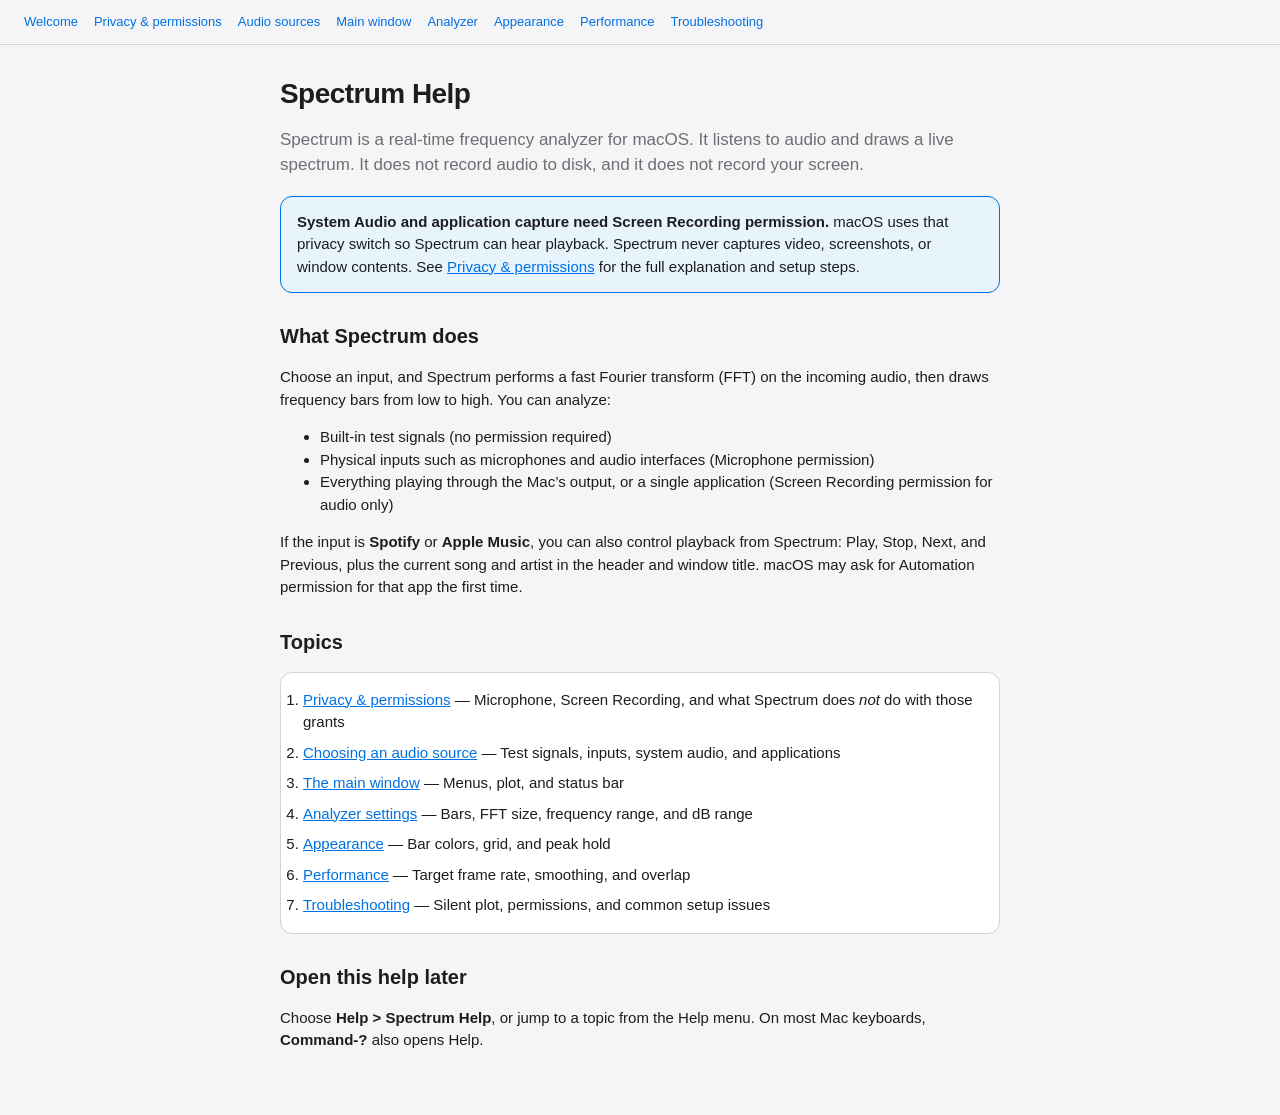
<file: Spectrum/Spectrum.help/Contents/Resources/English.lproj/index.html>
<!DOCTYPE html>
<html lang="en">
<head>
    <meta charset="utf-8">
    <title>Spectrum Help</title>
    <meta name="AppleTitle" content="Spectrum Help">
    <meta name="AppleTopic" content="Spectrum Help">
    <meta name="robots" content="anchors">
    <link rel="stylesheet" href="help.css">
</head>
<body>
<header class="nav">
    <nav>
        <a href="index.html">Welcome</a>
        <a href="permissions.html">Privacy &amp; permissions</a>
        <a href="audio.html">Audio sources</a>
        <a href="window.html">Main window</a>
        <a href="analyzer.html">Analyzer</a>
        <a href="appearance.html">Appearance</a>
        <a href="performance.html">Performance</a>
        <a href="troubleshooting.html">Troubleshooting</a>
    </nav>
</header>
<main>
    <a name="welcome"></a>
    <h1>Spectrum Help</h1>
    <p class="lead">Spectrum is a real-time frequency analyzer for macOS. It listens to audio and draws a live spectrum. It does not record audio to disk, and it does not record your screen.</p>

    <div class="callout">
        <p><strong>System Audio and application capture need Screen Recording permission.</strong> macOS uses that privacy switch so Spectrum can hear playback. Spectrum never captures video, screenshots, or window contents. See <a href="permissions.html">Privacy &amp; permissions</a> for the full explanation and setup steps.</p>
    </div>

    <h2>What Spectrum does</h2>
    <p>Choose an input, and Spectrum performs a fast Fourier transform (FFT) on the incoming audio, then draws frequency bars from low to high. You can analyze:</p>
    <ul>
        <li>Built-in test signals (no permission required)</li>
        <li>Physical inputs such as microphones and audio interfaces (Microphone permission)</li>
        <li>Everything playing through the Mac’s output, or a single application (Screen Recording permission for audio only)</li>
    </ul>
    <p>If the input is <strong>Spotify</strong> or <strong>Apple Music</strong>, you can also control playback from Spectrum: Play, Stop, Next, and Previous, plus the current song and artist in the header and window title. macOS may ask for Automation permission for that app the first time.</p>

    <h2>Topics</h2>
    <ol class="toc">
        <li><a href="permissions.html">Privacy &amp; permissions</a> — Microphone, Screen Recording, and what Spectrum does <em>not</em> do with those grants</li>
        <li><a href="audio.html">Choosing an audio source</a> — Test signals, inputs, system audio, and applications</li>
        <li><a href="window.html">The main window</a> — Menus, plot, and status bar</li>
        <li><a href="analyzer.html">Analyzer settings</a> — Bars, FFT size, frequency range, and dB range</li>
        <li><a href="appearance.html">Appearance</a> — Bar colors, grid, and peak hold</li>
        <li><a href="performance.html">Performance</a> — Target frame rate, smoothing, and overlap</li>
        <li><a href="troubleshooting.html">Troubleshooting</a> — Silent plot, permissions, and common setup issues</li>
    </ol>

    <h2>Open this help later</h2>
    <p>Choose <strong>Help &gt; Spectrum Help</strong>, or jump to a topic from the Help menu. On most Mac keyboards, <strong>Command-?</strong> also opens Help.</p>
</main>
</body>
</html>
</file>
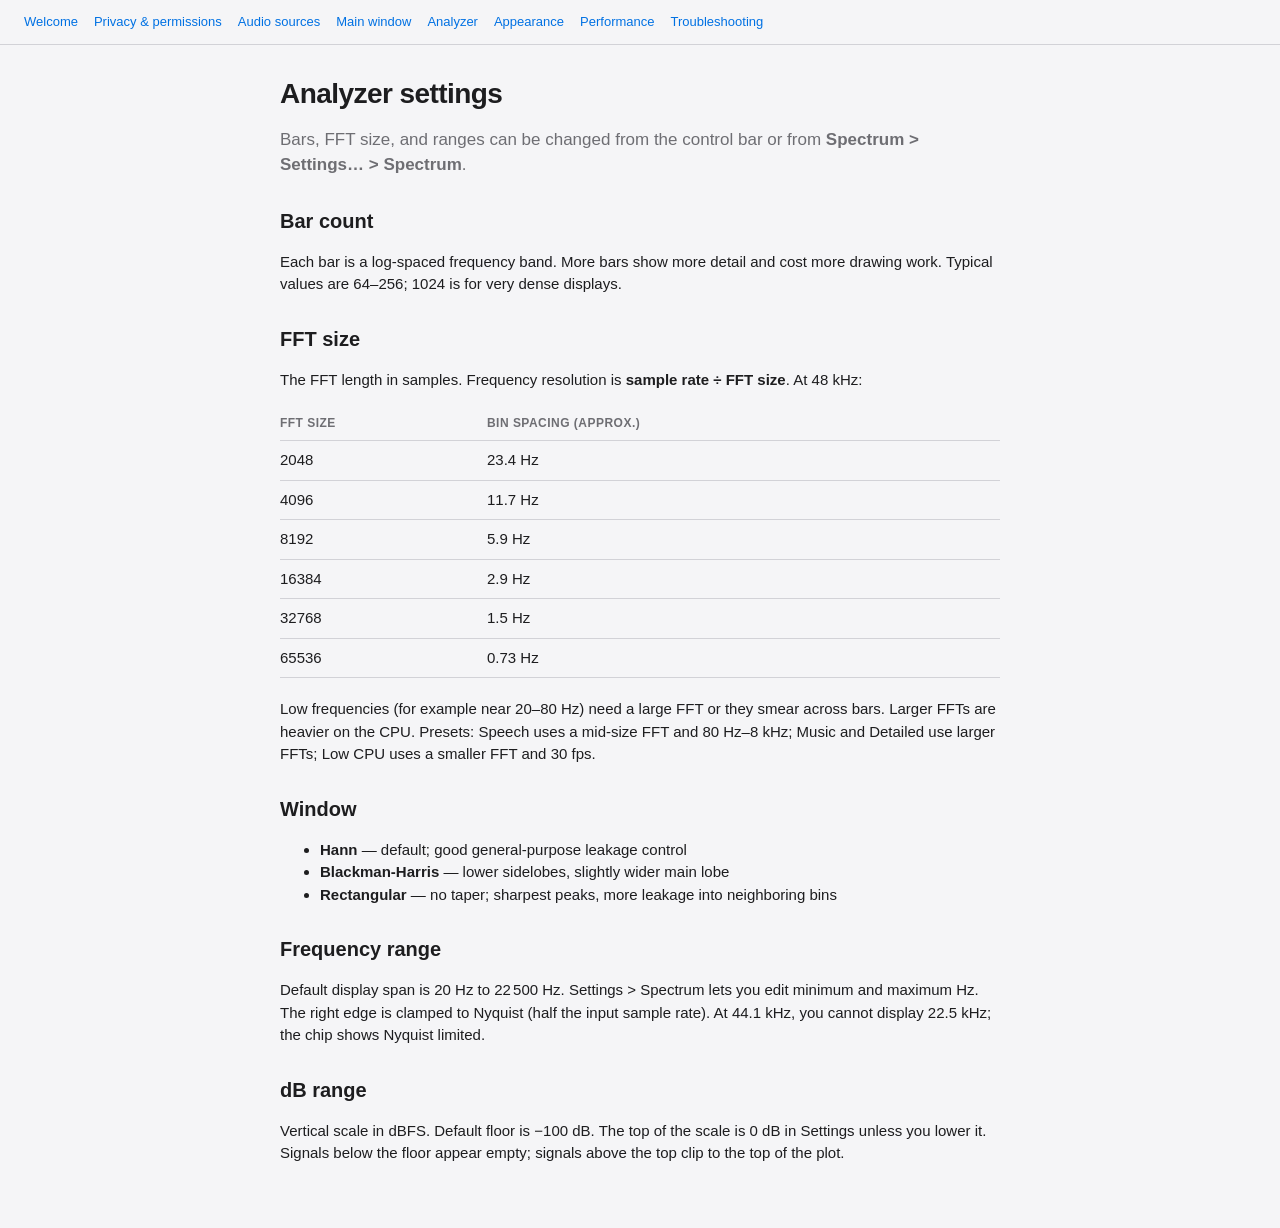
<file: Spectrum/Spectrum.help/Contents/Resources/English.lproj/analyzer.html>
<!DOCTYPE html>
<html lang="en">
<head>
    <meta charset="utf-8">
    <title>Analyzer settings</title>
    <meta name="AppleTitle" content="Analyzer settings">
    <meta name="AppleTopic" content="Analyzer settings">
    <meta name="robots" content="anchors">
    <link rel="stylesheet" href="help.css">
</head>
<body>
<header class="nav">
    <nav>
        <a href="index.html">Welcome</a>
        <a href="permissions.html">Privacy &amp; permissions</a>
        <a href="audio.html">Audio sources</a>
        <a href="window.html">Main window</a>
        <a href="analyzer.html">Analyzer</a>
        <a href="appearance.html">Appearance</a>
        <a href="performance.html">Performance</a>
        <a href="troubleshooting.html">Troubleshooting</a>
    </nav>
</header>
<main>
    <a name="analyzer"></a>
    <h1>Analyzer settings</h1>
    <p class="lead">Bars, FFT size, and ranges can be changed from the control bar or from <strong>Spectrum &gt; Settings… &gt; Spectrum</strong>.</p>

    <h2>Bar count</h2>
    <p>Each bar is a log-spaced frequency band. More bars show more detail and cost more drawing work. Typical values are 64–256; 1024 is for very dense displays.</p>

    <h2>FFT size</h2>
    <p>The FFT length in samples. Frequency resolution is <strong>sample rate ÷ FFT size</strong>. At 48 kHz:</p>
    <table>
        <thead>
            <tr><th>FFT size</th><th>Bin spacing (approx.)</th></tr>
        </thead>
        <tbody>
            <tr><td>2048</td><td>23.4 Hz</td></tr>
            <tr><td>4096</td><td>11.7 Hz</td></tr>
            <tr><td>8192</td><td>5.9 Hz</td></tr>
            <tr><td>16384</td><td>2.9 Hz</td></tr>
            <tr><td>32768</td><td>1.5 Hz</td></tr>
            <tr><td>65536</td><td>0.73 Hz</td></tr>
        </tbody>
    </table>
    <p>Low frequencies (for example near 20–80 Hz) need a large FFT or they smear across bars. Larger FFTs are heavier on the CPU. Presets: Speech uses a mid-size FFT and 80 Hz–8 kHz; Music and Detailed use larger FFTs; Low CPU uses a smaller FFT and 30 fps.</p>

    <h2>Window</h2>
    <ul>
        <li><strong>Hann</strong> — default; good general-purpose leakage control</li>
        <li><strong>Blackman-Harris</strong> — lower sidelobes, slightly wider main lobe</li>
        <li><strong>Rectangular</strong> — no taper; sharpest peaks, more leakage into neighboring bins</li>
    </ul>

    <h2>Frequency range</h2>
    <p>Default display span is 20 Hz to 22 500 Hz. Settings &gt; Spectrum lets you edit minimum and maximum Hz. The right edge is clamped to Nyquist (half the input sample rate). At 44.1 kHz, you cannot display 22.5 kHz; the chip shows Nyquist limited.</p>

    <h2>dB range</h2>
    <p>Vertical scale in dBFS. Default floor is −100 dB. The top of the scale is 0 dB in Settings unless you lower it. Signals below the floor appear empty; signals above the top clip to the top of the plot.</p>
</main>
</body>
</html>
</file>
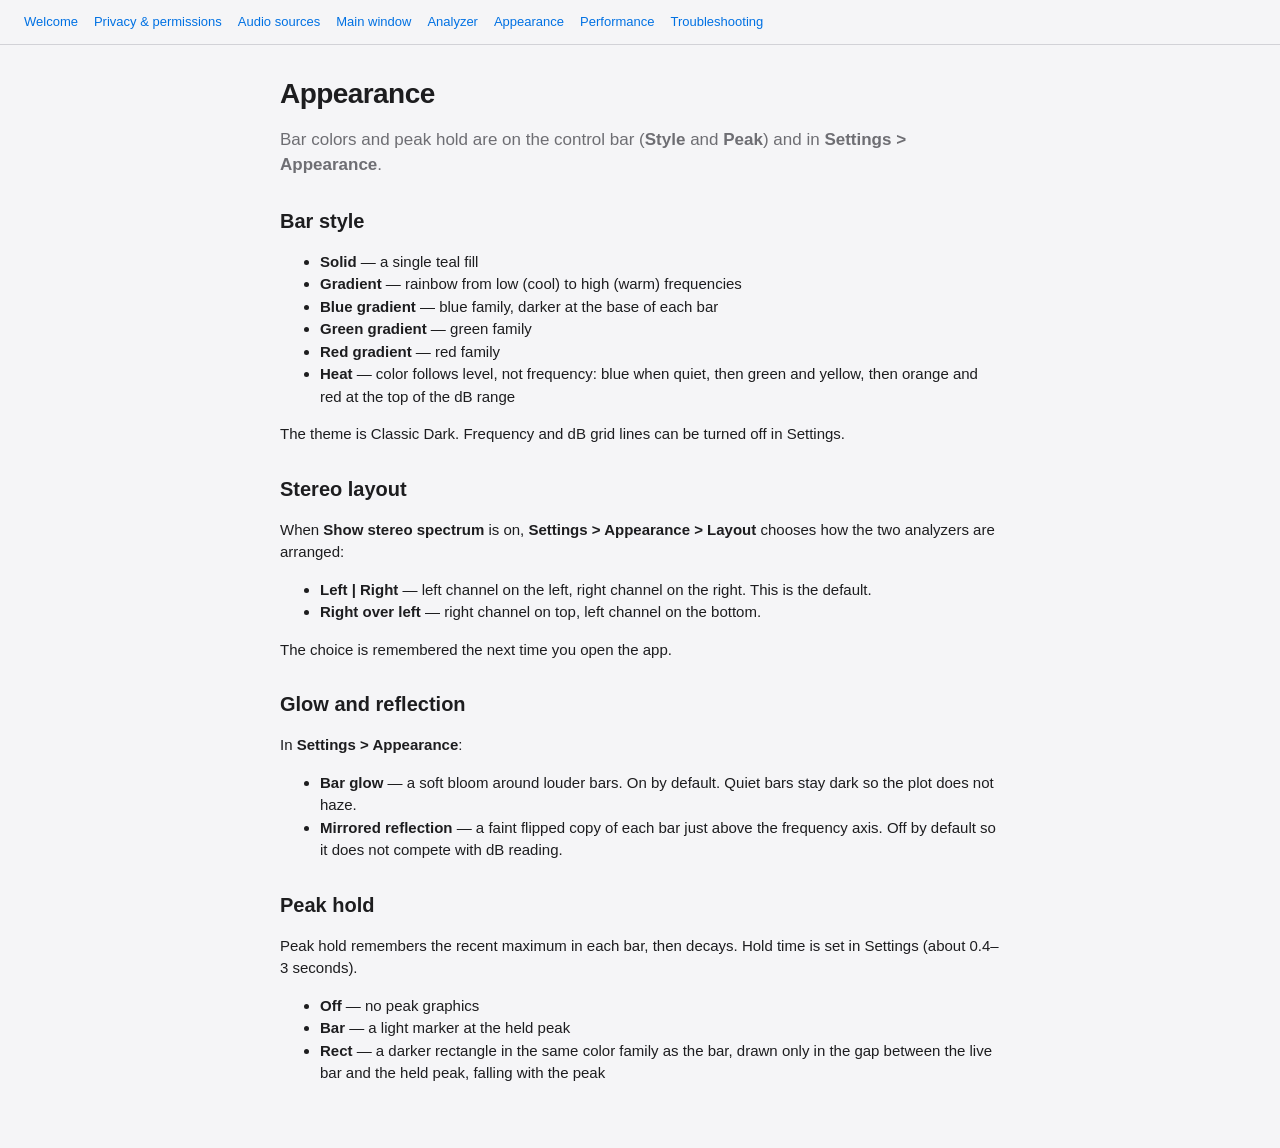
<file: Spectrum/Spectrum.help/Contents/Resources/English.lproj/appearance.html>
<!DOCTYPE html>
<html lang="en">
<head>
    <meta charset="utf-8">
    <title>Appearance</title>
    <meta name="AppleTitle" content="Appearance">
    <meta name="AppleTopic" content="Appearance">
    <meta name="robots" content="anchors">
    <link rel="stylesheet" href="help.css">
</head>
<body>
<header class="nav">
    <nav>
        <a href="index.html">Welcome</a>
        <a href="permissions.html">Privacy &amp; permissions</a>
        <a href="audio.html">Audio sources</a>
        <a href="window.html">Main window</a>
        <a href="analyzer.html">Analyzer</a>
        <a href="appearance.html">Appearance</a>
        <a href="performance.html">Performance</a>
        <a href="troubleshooting.html">Troubleshooting</a>
    </nav>
</header>
<main>
    <a name="appearance"></a>
    <h1>Appearance</h1>
    <p class="lead">Bar colors and peak hold are on the control bar (<strong>Style</strong> and <strong>Peak</strong>) and in <strong>Settings &gt; Appearance</strong>.</p>

    <h2>Bar style</h2>
    <ul>
        <li><strong>Solid</strong> — a single teal fill</li>
        <li><strong>Gradient</strong> — rainbow from low (cool) to high (warm) frequencies</li>
        <li><strong>Blue gradient</strong> — blue family, darker at the base of each bar</li>
        <li><strong>Green gradient</strong> — green family</li>
        <li><strong>Red gradient</strong> — red family</li>
        <li><strong>Heat</strong> — color follows level, not frequency: blue when quiet, then green and yellow, then orange and red at the top of the dB range</li>
    </ul>
    <p>The theme is Classic Dark. Frequency and dB grid lines can be turned off in Settings.</p>

    <h2>Stereo layout</h2>
    <p>When <strong>Show stereo spectrum</strong> is on, <strong>Settings &gt; Appearance &gt; Layout</strong> chooses how the two analyzers are arranged:</p>
    <ul>
        <li><strong>Left | Right</strong> — left channel on the left, right channel on the right. This is the default.</li>
        <li><strong>Right over left</strong> — right channel on top, left channel on the bottom.</li>
    </ul>
    <p>The choice is remembered the next time you open the app.</p>

    <h2>Glow and reflection</h2>
    <p>In <strong>Settings &gt; Appearance</strong>:</p>
    <ul>
        <li><strong>Bar glow</strong> — a soft bloom around louder bars. On by default. Quiet bars stay dark so the plot does not haze.</li>
        <li><strong>Mirrored reflection</strong> — a faint flipped copy of each bar just above the frequency axis. Off by default so it does not compete with dB reading.</li>
    </ul>

    <h2>Peak hold</h2>
    <p>Peak hold remembers the recent maximum in each bar, then decays. Hold time is set in Settings (about 0.4–3 seconds).</p>
    <ul>
        <li><strong>Off</strong> — no peak graphics</li>
        <li><strong>Bar</strong> — a light marker at the held peak</li>
        <li><strong>Rect</strong> — a darker rectangle in the same color family as the bar, drawn only in the gap between the live bar and the held peak, falling with the peak</li>
    </ul>
</main>
</body>
</html>
</file>
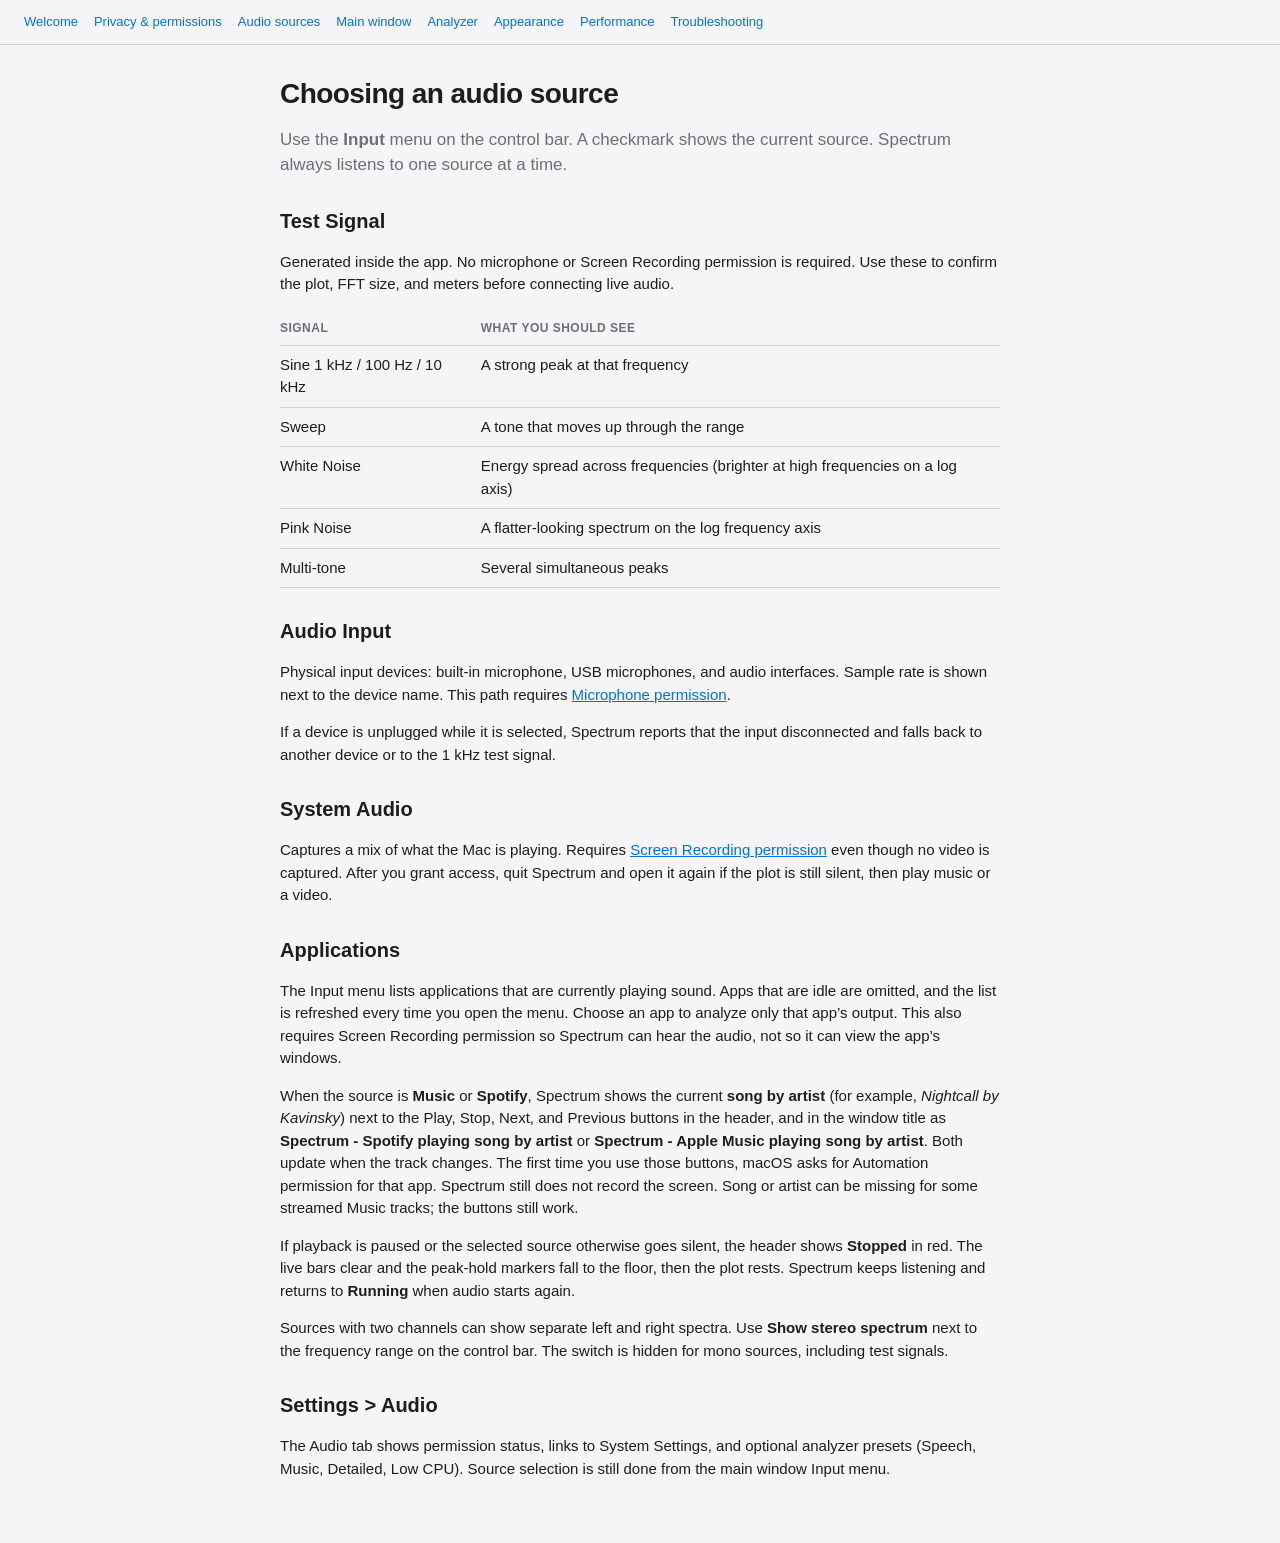
<file: Spectrum/Spectrum.help/Contents/Resources/English.lproj/audio.html>
<!DOCTYPE html>
<html lang="en">
<head>
    <meta charset="utf-8">
    <title>Choosing an audio source</title>
    <meta name="AppleTitle" content="Choosing an audio source">
    <meta name="AppleTopic" content="Choosing an audio source">
    <meta name="robots" content="anchors">
    <link rel="stylesheet" href="help.css">
</head>
<body>
<header class="nav">
    <nav>
        <a href="index.html">Welcome</a>
        <a href="permissions.html">Privacy &amp; permissions</a>
        <a href="audio.html">Audio sources</a>
        <a href="window.html">Main window</a>
        <a href="analyzer.html">Analyzer</a>
        <a href="appearance.html">Appearance</a>
        <a href="performance.html">Performance</a>
        <a href="troubleshooting.html">Troubleshooting</a>
    </nav>
</header>
<main>
    <a name="audio-sources"></a>
    <h1>Choosing an audio source</h1>
    <p class="lead">Use the <strong>Input</strong> menu on the control bar. A checkmark shows the current source. Spectrum always listens to one source at a time.</p>

    <h2>Test Signal</h2>
    <p>Generated inside the app. No microphone or Screen Recording permission is required. Use these to confirm the plot, FFT size, and meters before connecting live audio.</p>
    <table>
        <thead>
            <tr><th>Signal</th><th>What you should see</th></tr>
        </thead>
        <tbody>
            <tr><td>Sine 1 kHz / 100 Hz / 10 kHz</td><td>A strong peak at that frequency</td></tr>
            <tr><td>Sweep</td><td>A tone that moves up through the range</td></tr>
            <tr><td>White Noise</td><td>Energy spread across frequencies (brighter at high frequencies on a log axis)</td></tr>
            <tr><td>Pink Noise</td><td>A flatter-looking spectrum on the log frequency axis</td></tr>
            <tr><td>Multi-tone</td><td>Several simultaneous peaks</td></tr>
        </tbody>
    </table>

    <h2>Audio Input</h2>
    <p>Physical input devices: built-in microphone, USB microphones, and audio interfaces. Sample rate is shown next to the device name. This path requires <a href="permissions.html#microphone">Microphone permission</a>.</p>
    <p>If a device is unplugged while it is selected, Spectrum reports that the input disconnected and falls back to another device or to the 1 kHz test signal.</p>

    <h2>System Audio</h2>
    <p>Captures a mix of what the Mac is playing. Requires <a href="permissions.html#screen-recording">Screen Recording permission</a> even though no video is captured. After you grant access, quit Spectrum and open it again if the plot is still silent, then play music or a video.</p>

    <h2>Applications</h2>
    <p>The Input menu lists applications that are currently playing sound. Apps that are idle are omitted, and the list is refreshed every time you open the menu. Choose an app to analyze only that app’s output. This also requires Screen Recording permission so Spectrum can hear the audio, not so it can view the app’s windows.</p>
    <p>When the source is <strong>Music</strong> or <strong>Spotify</strong>, Spectrum shows the current <strong>song by artist</strong> (for example, <em>Nightcall by Kavinsky</em>) next to the Play, Stop, Next, and Previous buttons in the header, and in the window title as <strong>Spectrum - Spotify playing song by artist</strong> or <strong>Spectrum - Apple Music playing song by artist</strong>. Both update when the track changes. The first time you use those buttons, macOS asks for Automation permission for that app. Spectrum still does not record the screen. Song or artist can be missing for some streamed Music tracks; the buttons still work.</p>
    <p>If playback is paused or the selected source otherwise goes silent, the header shows <strong>Stopped</strong> in red. The live bars clear and the peak-hold markers fall to the floor, then the plot rests. Spectrum keeps listening and returns to <strong>Running</strong> when audio starts again.</p>
    <p>Sources with two channels can show separate left and right spectra. Use <strong>Show stereo spectrum</strong> next to the frequency range on the control bar. The switch is hidden for mono sources, including test signals.</p>

    <h2>Settings &gt; Audio</h2>
    <p>The Audio tab shows permission status, links to System Settings, and optional analyzer presets (Speech, Music, Detailed, Low CPU). Source selection is still done from the main window Input menu.</p>
</main>
</body>
</html>
</file>
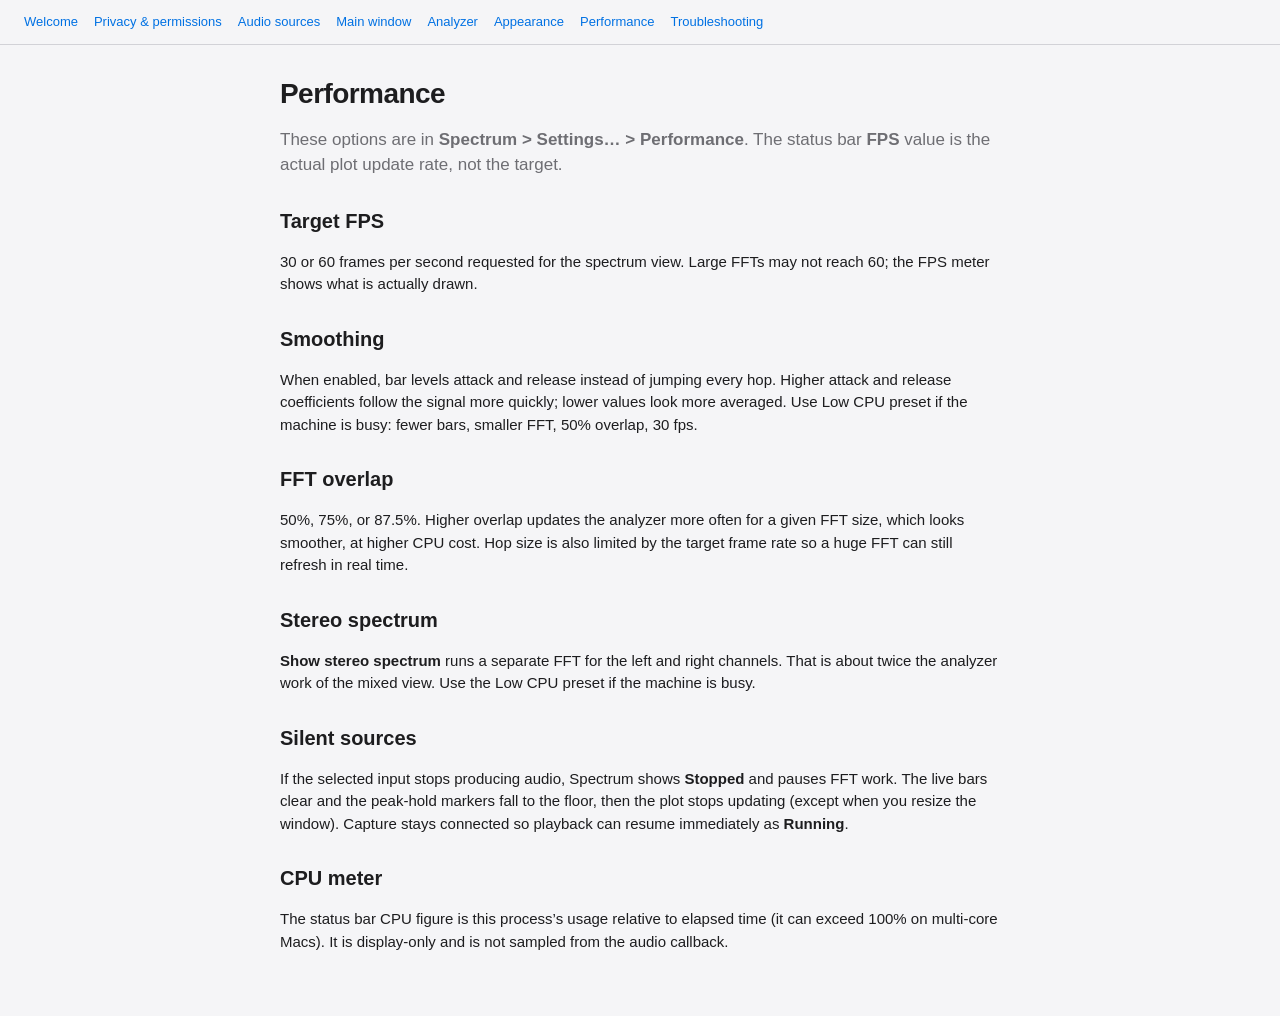
<file: Spectrum/Spectrum.help/Contents/Resources/English.lproj/performance.html>
<!DOCTYPE html>
<html lang="en">
<head>
    <meta charset="utf-8">
    <title>Performance</title>
    <meta name="AppleTitle" content="Performance">
    <meta name="AppleTopic" content="Performance">
    <meta name="robots" content="anchors">
    <link rel="stylesheet" href="help.css">
</head>
<body>
<header class="nav">
    <nav>
        <a href="index.html">Welcome</a>
        <a href="permissions.html">Privacy &amp; permissions</a>
        <a href="audio.html">Audio sources</a>
        <a href="window.html">Main window</a>
        <a href="analyzer.html">Analyzer</a>
        <a href="appearance.html">Appearance</a>
        <a href="performance.html">Performance</a>
        <a href="troubleshooting.html">Troubleshooting</a>
    </nav>
</header>
<main>
    <a name="performance"></a>
    <h1>Performance</h1>
    <p class="lead">These options are in <strong>Spectrum &gt; Settings… &gt; Performance</strong>. The status bar <strong>FPS</strong> value is the actual plot update rate, not the target.</p>

    <h2>Target FPS</h2>
    <p>30 or 60 frames per second requested for the spectrum view. Large FFTs may not reach 60; the FPS meter shows what is actually drawn.</p>

    <h2>Smoothing</h2>
    <p>When enabled, bar levels attack and release instead of jumping every hop. Higher attack and release coefficients follow the signal more quickly; lower values look more averaged. Use Low CPU preset if the machine is busy: fewer bars, smaller FFT, 50% overlap, 30 fps.</p>

    <h2>FFT overlap</h2>
    <p>50%, 75%, or 87.5%. Higher overlap updates the analyzer more often for a given FFT size, which looks smoother, at higher CPU cost. Hop size is also limited by the target frame rate so a huge FFT can still refresh in real time.</p>

    <h2>Stereo spectrum</h2>
    <p><strong>Show stereo spectrum</strong> runs a separate FFT for the left and right channels. That is about twice the analyzer work of the mixed view. Use the Low CPU preset if the machine is busy.</p>

    <h2>Silent sources</h2>
    <p>If the selected input stops producing audio, Spectrum shows <strong>Stopped</strong> and pauses FFT work. The live bars clear and the peak-hold markers fall to the floor, then the plot stops updating (except when you resize the window). Capture stays connected so playback can resume immediately as <strong>Running</strong>.</p>

    <h2>CPU meter</h2>
    <p>The status bar CPU figure is this process’s usage relative to elapsed time (it can exceed 100% on multi-core Macs). It is display-only and is not sampled from the audio callback.</p>
</main>
</body>
</html>
</file>
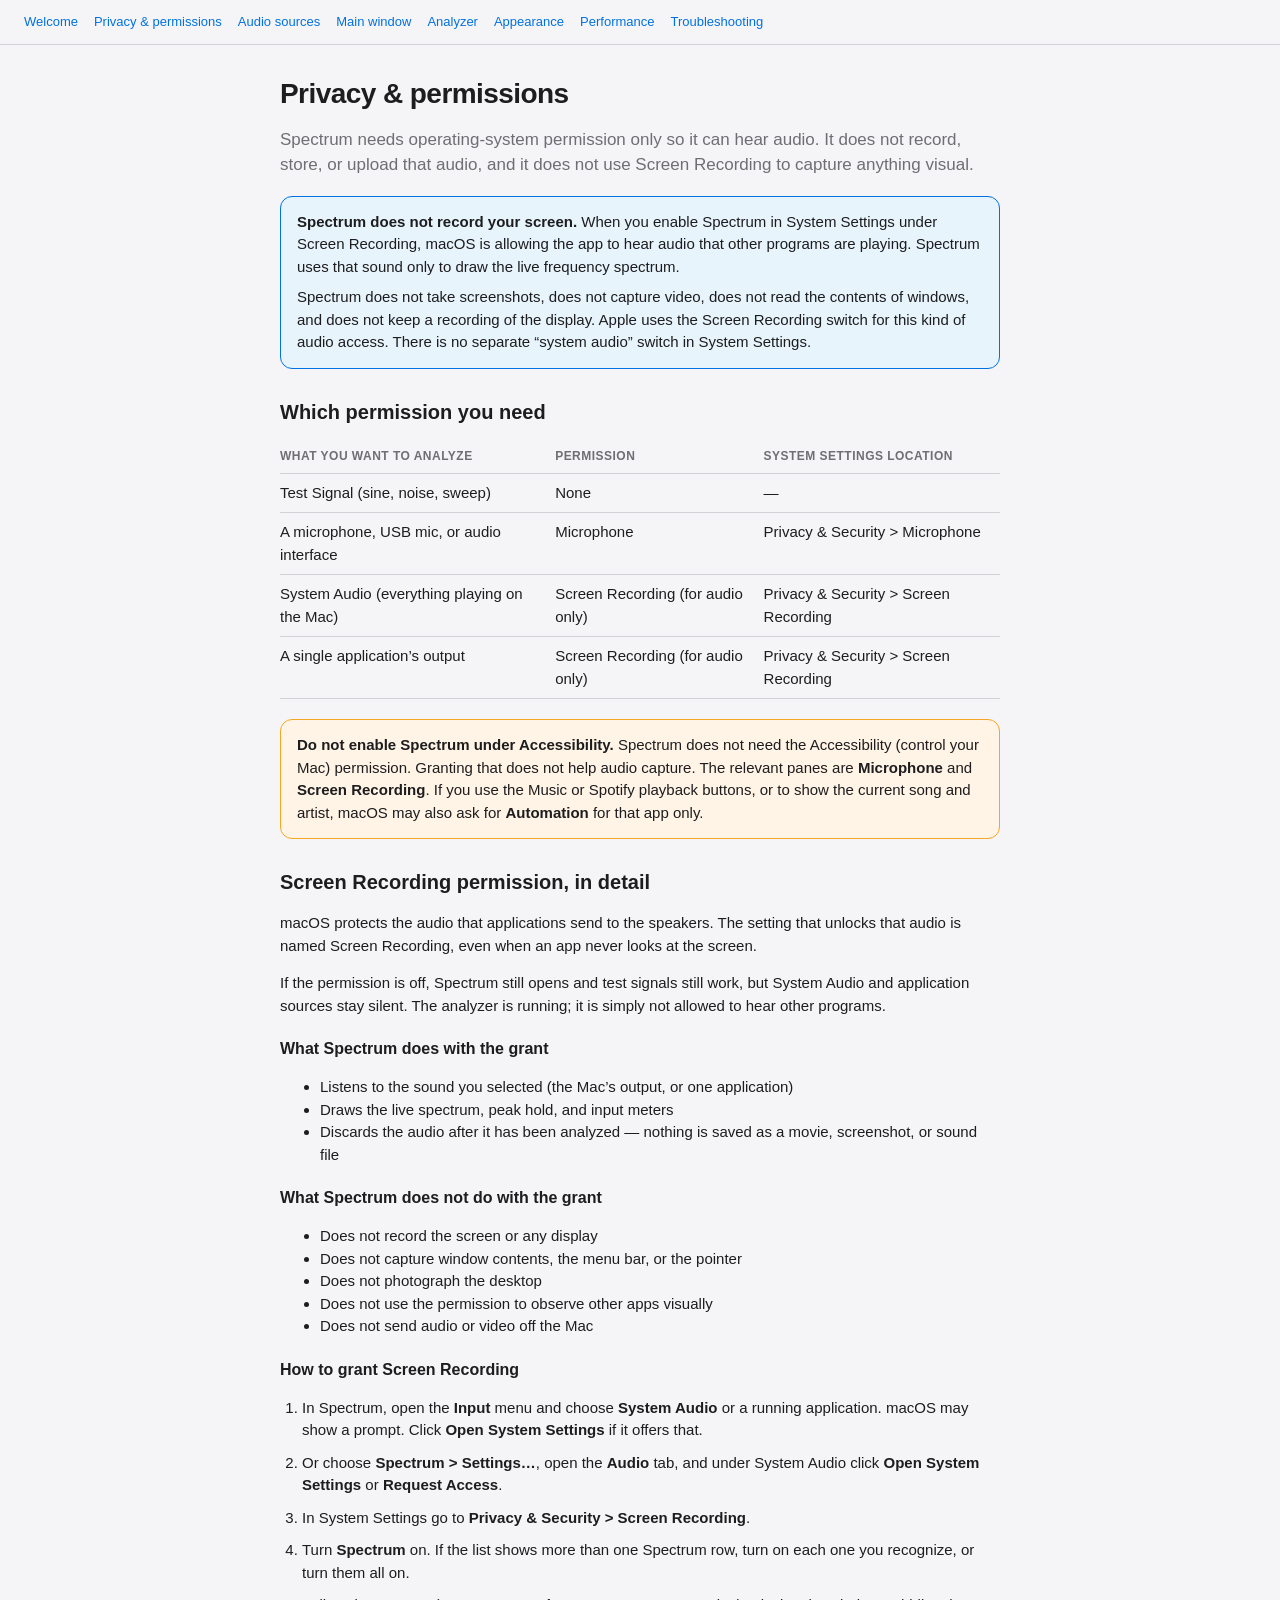
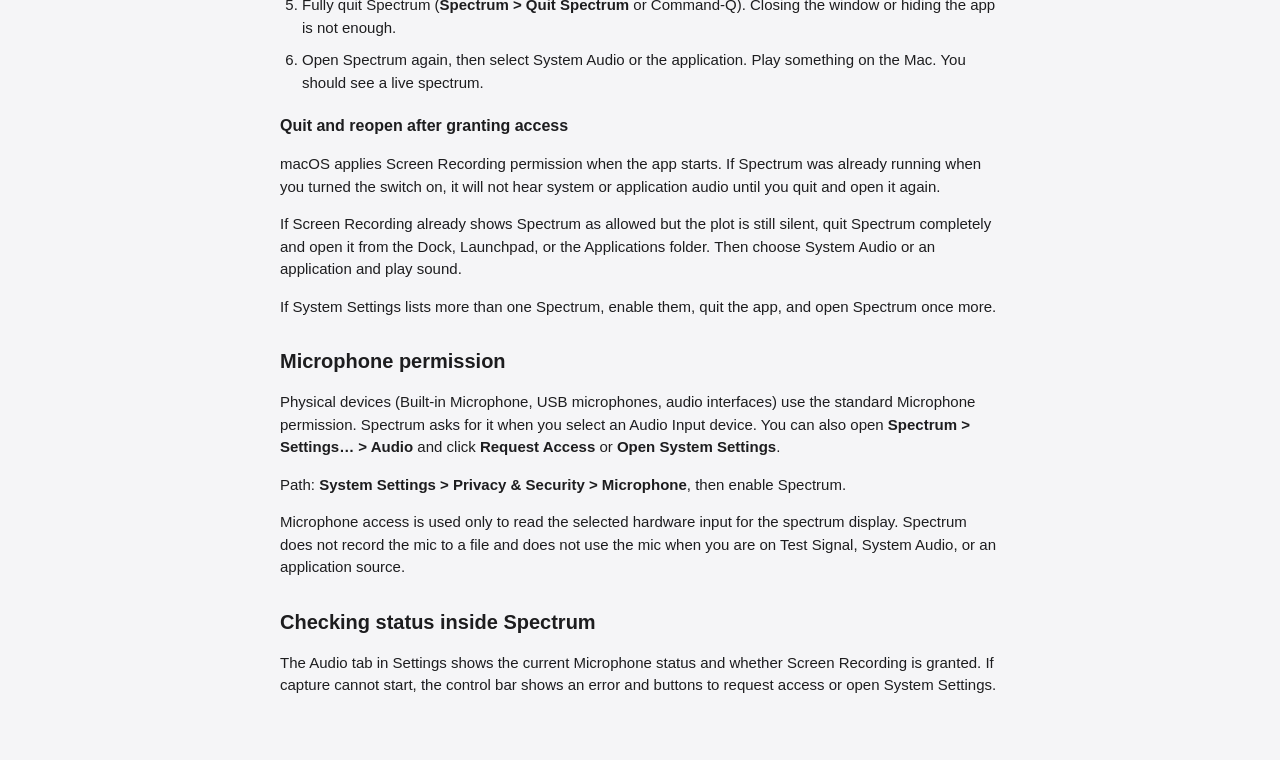
<file: Spectrum/Spectrum.help/Contents/Resources/English.lproj/permissions.html>
<!DOCTYPE html>
<html lang="en">
<head>
    <meta charset="utf-8">
    <title>Privacy &amp; permissions</title>
    <meta name="AppleTitle" content="Privacy &amp; permissions">
    <meta name="AppleTopic" content="Privacy &amp; permissions">
    <meta name="description" content="How Spectrum uses Microphone and Screen Recording permission. Spectrum does not record the screen.">
    <meta name="robots" content="anchors">
    <link rel="stylesheet" href="help.css">
</head>
<body>
<header class="nav">
    <nav>
        <a href="index.html">Welcome</a>
        <a href="permissions.html">Privacy &amp; permissions</a>
        <a href="audio.html">Audio sources</a>
        <a href="window.html">Main window</a>
        <a href="analyzer.html">Analyzer</a>
        <a href="appearance.html">Appearance</a>
        <a href="performance.html">Performance</a>
        <a href="troubleshooting.html">Troubleshooting</a>
    </nav>
</header>
<main>
    <a name="permissions"></a>
    <h1>Privacy &amp; permissions</h1>
    <p class="lead">Spectrum needs operating-system permission only so it can hear audio. It does not record, store, or upload that audio, and it does not use Screen Recording to capture anything visual.</p>

    <div class="callout">
        <p><strong>Spectrum does not record your screen.</strong> When you enable Spectrum in System Settings under Screen Recording, macOS is allowing the app to hear audio that other programs are playing. Spectrum uses that sound only to draw the live frequency spectrum.</p>
        <p>Spectrum does not take screenshots, does not capture video, does not read the contents of windows, and does not keep a recording of the display. Apple uses the Screen Recording switch for this kind of audio access. There is no separate “system audio” switch in System Settings.</p>
    </div>

    <h2>Which permission you need</h2>
    <table>
        <thead>
            <tr>
                <th>What you want to analyze</th>
                <th>Permission</th>
                <th>System Settings location</th>
            </tr>
        </thead>
        <tbody>
            <tr>
                <td>Test Signal (sine, noise, sweep)</td>
                <td>None</td>
                <td>—</td>
            </tr>
            <tr>
                <td>A microphone, USB mic, or audio interface</td>
                <td>Microphone</td>
                <td>Privacy &amp; Security &gt; Microphone</td>
            </tr>
            <tr>
                <td>System Audio (everything playing on the Mac)</td>
                <td>Screen Recording (for audio only)</td>
                <td>Privacy &amp; Security &gt; Screen Recording</td>
            </tr>
            <tr>
                <td>A single application’s output</td>
                <td>Screen Recording (for audio only)</td>
                <td>Privacy &amp; Security &gt; Screen Recording</td>
            </tr>
        </tbody>
    </table>

    <div class="warning">
        <p><strong>Do not enable Spectrum under Accessibility.</strong> Spectrum does not need the Accessibility (control your Mac) permission. Granting that does not help audio capture. The relevant panes are <strong>Microphone</strong> and <strong>Screen Recording</strong>. If you use the Music or Spotify playback buttons, or to show the current song and artist, macOS may also ask for <strong>Automation</strong> for that app only.</p>
    </div>

    <a name="screen-recording"></a>
    <h2>Screen Recording permission, in detail</h2>
    <p>macOS protects the audio that applications send to the speakers. The setting that unlocks that audio is named Screen Recording, even when an app never looks at the screen.</p>
    <p>If the permission is off, Spectrum still opens and test signals still work, but System Audio and application sources stay silent. The analyzer is running; it is simply not allowed to hear other programs.</p>

    <h3>What Spectrum does with the grant</h3>
    <ul>
        <li>Listens to the sound you selected (the Mac’s output, or one application)</li>
        <li>Draws the live spectrum, peak hold, and input meters</li>
        <li>Discards the audio after it has been analyzed — nothing is saved as a movie, screenshot, or sound file</li>
    </ul>

    <h3>What Spectrum does not do with the grant</h3>
    <ul>
        <li>Does not record the screen or any display</li>
        <li>Does not capture window contents, the menu bar, or the pointer</li>
        <li>Does not photograph the desktop</li>
        <li>Does not use the permission to observe other apps visually</li>
        <li>Does not send audio or video off the Mac</li>
    </ul>

    <h3>How to grant Screen Recording</h3>
    <ol class="steps">
        <li>In Spectrum, open the <strong>Input</strong> menu and choose <strong>System Audio</strong> or a running application. macOS may show a prompt. Click <strong>Open System Settings</strong> if it offers that.</li>
        <li>Or choose <strong>Spectrum &gt; Settings…</strong>, open the <strong>Audio</strong> tab, and under System Audio click <strong>Open System Settings</strong> or <strong>Request Access</strong>.</li>
        <li>In System Settings go to <strong>Privacy &amp; Security &gt; Screen Recording</strong>.</li>
        <li>Turn <strong>Spectrum</strong> on. If the list shows more than one Spectrum row, turn on each one you recognize, or turn them all on.</li>
        <li>Fully quit Spectrum (<strong>Spectrum &gt; Quit Spectrum</strong> or Command-Q). Closing the window or hiding the app is not enough.</li>
        <li>Open Spectrum again, then select System Audio or the application. Play something on the Mac. You should see a live spectrum.</li>
    </ol>

    <a name="after-granting"></a>
    <h3>Quit and reopen after granting access</h3>
    <p>macOS applies Screen Recording permission when the app starts. If Spectrum was already running when you turned the switch on, it will not hear system or application audio until you quit and open it again.</p>
    <p>If Screen Recording already shows Spectrum as allowed but the plot is still silent, quit Spectrum completely and open it from the Dock, Launchpad, or the Applications folder. Then choose System Audio or an application and play sound.</p>
    <p>If System Settings lists more than one Spectrum, enable them, quit the app, and open Spectrum once more.</p>

    <a name="microphone"></a>
    <h2>Microphone permission</h2>
    <p>Physical devices (Built-in Microphone, USB microphones, audio interfaces) use the standard Microphone permission. Spectrum asks for it when you select an Audio Input device. You can also open <strong>Spectrum &gt; Settings… &gt; Audio</strong> and click <strong>Request Access</strong> or <strong>Open System Settings</strong>.</p>
    <p>Path: <strong>System Settings &gt; Privacy &amp; Security &gt; Microphone</strong>, then enable Spectrum.</p>
    <p>Microphone access is used only to read the selected hardware input for the spectrum display. Spectrum does not record the mic to a file and does not use the mic when you are on Test Signal, System Audio, or an application source.</p>

    <h2>Checking status inside Spectrum</h2>
    <p>The Audio tab in Settings shows the current Microphone status and whether Screen Recording is granted. If capture cannot start, the control bar shows an error and buttons to request access or open System Settings.</p>
</main>
</body>
</html>
</file>
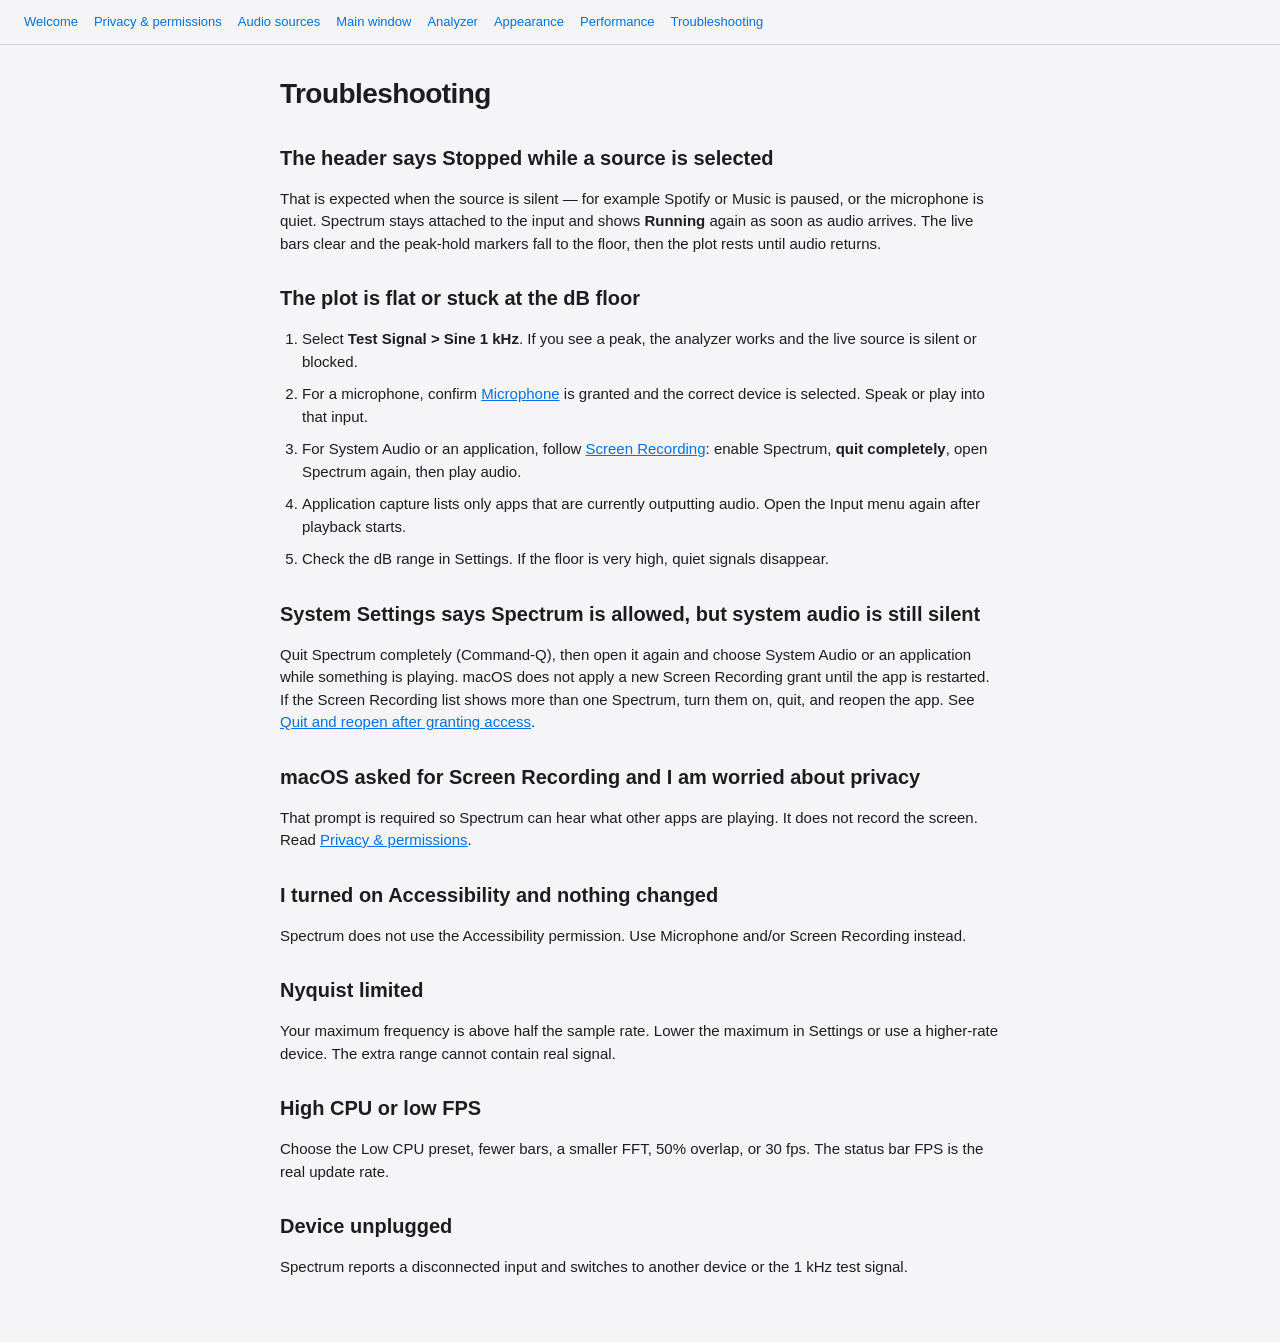
<file: Spectrum/Spectrum.help/Contents/Resources/English.lproj/troubleshooting.html>
<!DOCTYPE html>
<html lang="en">
<head>
    <meta charset="utf-8">
    <title>Troubleshooting</title>
    <meta name="AppleTitle" content="Troubleshooting">
    <meta name="AppleTopic" content="Troubleshooting">
    <meta name="robots" content="anchors">
    <link rel="stylesheet" href="help.css">
</head>
<body>
<header class="nav">
    <nav>
        <a href="index.html">Welcome</a>
        <a href="permissions.html">Privacy &amp; permissions</a>
        <a href="audio.html">Audio sources</a>
        <a href="window.html">Main window</a>
        <a href="analyzer.html">Analyzer</a>
        <a href="appearance.html">Appearance</a>
        <a href="performance.html">Performance</a>
        <a href="troubleshooting.html">Troubleshooting</a>
    </nav>
</header>
<main>
    <a name="troubleshooting"></a>
    <h1>Troubleshooting</h1>

    <h2>The header says Stopped while a source is selected</h2>
    <p>That is expected when the source is silent — for example Spotify or Music is paused, or the microphone is quiet. Spectrum stays attached to the input and shows <strong>Running</strong> again as soon as audio arrives. The live bars clear and the peak-hold markers fall to the floor, then the plot rests until audio returns.</p>

    <h2>The plot is flat or stuck at the dB floor</h2>
    <ol class="steps">
        <li>Select <strong>Test Signal &gt; Sine 1 kHz</strong>. If you see a peak, the analyzer works and the live source is silent or blocked.</li>
        <li>For a microphone, confirm <a href="permissions.html#microphone">Microphone</a> is granted and the correct device is selected. Speak or play into that input.</li>
        <li>For System Audio or an application, follow <a href="permissions.html#screen-recording">Screen Recording</a>: enable Spectrum, <strong>quit completely</strong>, open Spectrum again, then play audio.</li>
        <li>Application capture lists only apps that are currently outputting audio. Open the Input menu again after playback starts.</li>
        <li>Check the dB range in Settings. If the floor is very high, quiet signals disappear.</li>
    </ol>

    <h2>System Settings says Spectrum is allowed, but system audio is still silent</h2>
    <p>Quit Spectrum completely (Command-Q), then open it again and choose System Audio or an application while something is playing. macOS does not apply a new Screen Recording grant until the app is restarted. If the Screen Recording list shows more than one Spectrum, turn them on, quit, and reopen the app. See <a href="permissions.html#after-granting">Quit and reopen after granting access</a>.</p>

    <h2>macOS asked for Screen Recording and I am worried about privacy</h2>
    <p>That prompt is required so Spectrum can hear what other apps are playing. It does not record the screen. Read <a href="permissions.html">Privacy &amp; permissions</a>.</p>

    <h2>I turned on Accessibility and nothing changed</h2>
    <p>Spectrum does not use the Accessibility permission. Use Microphone and/or Screen Recording instead.</p>

    <h2>Nyquist limited</h2>
    <p>Your maximum frequency is above half the sample rate. Lower the maximum in Settings or use a higher-rate device. The extra range cannot contain real signal.</p>

    <h2>High CPU or low FPS</h2>
    <p>Choose the Low CPU preset, fewer bars, a smaller FFT, 50% overlap, or 30 fps. The status bar FPS is the real update rate.</p>

    <h2>Device unplugged</h2>
    <p>Spectrum reports a disconnected input and switches to another device or the 1 kHz test signal.</p>
</main>
</body>
</html>
</file>
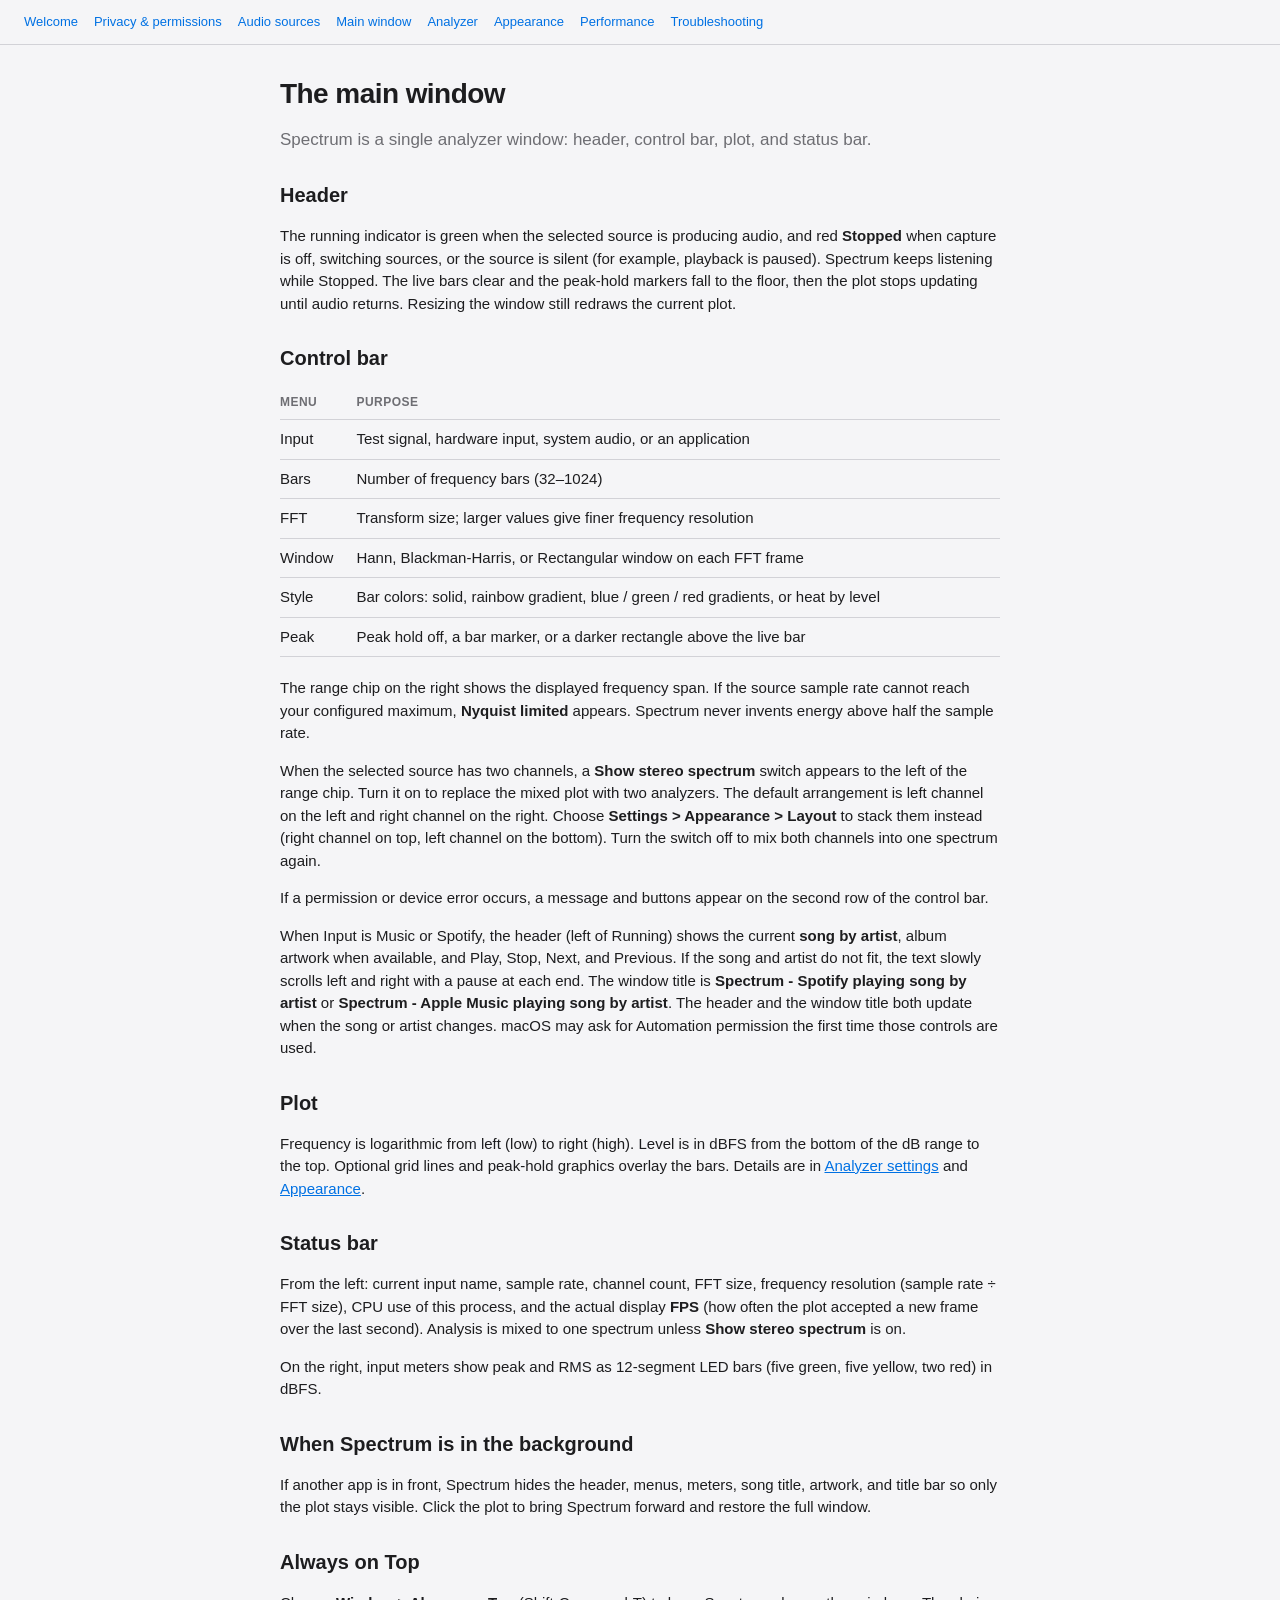
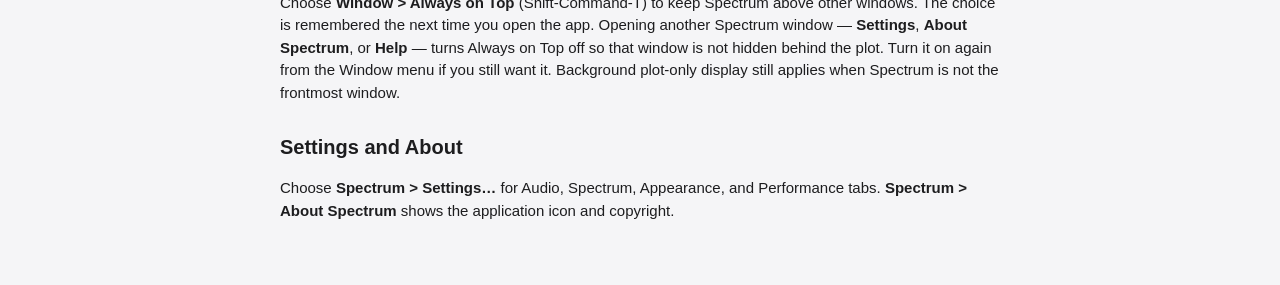
<file: Spectrum/Spectrum.help/Contents/Resources/English.lproj/window.html>
<!DOCTYPE html>
<html lang="en">
<head>
    <meta charset="utf-8">
    <title>The main window</title>
    <meta name="AppleTitle" content="The main window">
    <meta name="AppleTopic" content="The main window">
    <meta name="robots" content="anchors">
    <link rel="stylesheet" href="help.css">
</head>
<body>
<header class="nav">
    <nav>
        <a href="index.html">Welcome</a>
        <a href="permissions.html">Privacy &amp; permissions</a>
        <a href="audio.html">Audio sources</a>
        <a href="window.html">Main window</a>
        <a href="analyzer.html">Analyzer</a>
        <a href="appearance.html">Appearance</a>
        <a href="performance.html">Performance</a>
        <a href="troubleshooting.html">Troubleshooting</a>
    </nav>
</header>
<main>
    <a name="main-window"></a>
    <h1>The main window</h1>
    <p class="lead">Spectrum is a single analyzer window: header, control bar, plot, and status bar.</p>

    <h2>Header</h2>
    <p>The running indicator is green when the selected source is producing audio, and red <strong>Stopped</strong> when capture is off, switching sources, or the source is silent (for example, playback is paused). Spectrum keeps listening while Stopped. The live bars clear and the peak-hold markers fall to the floor, then the plot stops updating until audio returns. Resizing the window still redraws the current plot.</p>

    <h2>Control bar</h2>
    <table>
        <thead>
            <tr><th>Menu</th><th>Purpose</th></tr>
        </thead>
        <tbody>
            <tr><td>Input</td><td>Test signal, hardware input, system audio, or an application</td></tr>
            <tr><td>Bars</td><td>Number of frequency bars (32–1024)</td></tr>
            <tr><td>FFT</td><td>Transform size; larger values give finer frequency resolution</td></tr>
            <tr><td>Window</td><td>Hann, Blackman-Harris, or Rectangular window on each FFT frame</td></tr>
            <tr><td>Style</td><td>Bar colors: solid, rainbow gradient, blue / green / red gradients, or heat by level</td></tr>
            <tr><td>Peak</td><td>Peak hold off, a bar marker, or a darker rectangle above the live bar</td></tr>
        </tbody>
    </table>
    <p>The range chip on the right shows the displayed frequency span. If the source sample rate cannot reach your configured maximum, <strong>Nyquist limited</strong> appears. Spectrum never invents energy above half the sample rate.</p>
    <p>When the selected source has two channels, a <strong>Show stereo spectrum</strong> switch appears to the left of the range chip. Turn it on to replace the mixed plot with two analyzers. The default arrangement is left channel on the left and right channel on the right. Choose <strong>Settings &gt; Appearance &gt; Layout</strong> to stack them instead (right channel on top, left channel on the bottom). Turn the switch off to mix both channels into one spectrum again.</p>
    <p>If a permission or device error occurs, a message and buttons appear on the second row of the control bar.</p>
    <p>When Input is Music or Spotify, the header (left of Running) shows the current <strong>song by artist</strong>, album artwork when available, and Play, Stop, Next, and Previous. If the song and artist do not fit, the text slowly scrolls left and right with a pause at each end. The window title is <strong>Spectrum - Spotify playing song by artist</strong> or <strong>Spectrum - Apple Music playing song by artist</strong>. The header and the window title both update when the song or artist changes. macOS may ask for Automation permission the first time those controls are used.</p>

    <h2>Plot</h2>
    <p>Frequency is logarithmic from left (low) to right (high). Level is in dBFS from the bottom of the dB range to the top. Optional grid lines and peak-hold graphics overlay the bars. Details are in <a href="analyzer.html">Analyzer settings</a> and <a href="appearance.html">Appearance</a>.</p>

    <h2>Status bar</h2>
    <p>From the left: current input name, sample rate, channel count, FFT size, frequency resolution (sample rate ÷ FFT size), CPU use of this process, and the actual display <strong>FPS</strong> (how often the plot accepted a new frame over the last second). Analysis is mixed to one spectrum unless <strong>Show stereo spectrum</strong> is on.</p>
    <p>On the right, input meters show peak and RMS as 12-segment LED bars (five green, five yellow, two red) in dBFS.</p>

    <h2>When Spectrum is in the background</h2>
    <p>If another app is in front, Spectrum hides the header, menus, meters, song title, artwork, and title bar so only the plot stays visible. Click the plot to bring Spectrum forward and restore the full window.</p>

    <h2>Always on Top</h2>
    <p>Choose <strong>Window &gt; Always on Top</strong> (Shift-Command-T) to keep Spectrum above other windows. The choice is remembered the next time you open the app. Opening another Spectrum window — <strong>Settings</strong>, <strong>About Spectrum</strong>, or <strong>Help</strong> — turns Always on Top off so that window is not hidden behind the plot. Turn it on again from the Window menu if you still want it. Background plot-only display still applies when Spectrum is not the frontmost window.</p>

    <h2>Settings and About</h2>
    <p>Choose <strong>Spectrum &gt; Settings…</strong> for Audio, Spectrum, Appearance, and Performance tabs. <strong>Spectrum &gt; About Spectrum</strong> shows the application icon and copyright.</p>
</main>
</body>
</html>
</file>
<file: Spectrum/Spectrum.help/Contents/Resources/English.lproj/help.css>
:root {
    color-scheme: light dark;
    --bg: #f5f5f7;
    --text: #1d1d1f;
    --muted: #6e6e73;
    --accent: #0071e3;
    --card: #ffffff;
    --border: #d2d2d7;
    --callout-bg: #e8f4fc;
    --callout-border: #0071e3;
    --warn-bg: #fff4e5;
    --warn-border: #f5a623;
}

@media (prefers-color-scheme: dark) {
    :root {
        --bg: #1d1d1f;
        --text: #f5f5f7;
        --muted: #a1a1a6;
        --accent: #64d2ff;
        --card: #2c2c2e;
        --border: #3a3a3c;
        --callout-bg: #163044;
        --callout-border: #64d2ff;
        --warn-bg: #3a2e14;
        --warn-border: #f5a623;
    }
}

html {
    font: 15px/1.5 -apple-system, BlinkMacSystemFont, "Helvetica Neue", sans-serif;
    background: var(--bg);
    color: var(--text);
}

body {
    margin: 0;
    padding: 0 24px 48px;
}

header.nav {
    position: sticky;
    top: 0;
    z-index: 1;
    background: var(--bg);
    border-bottom: 1px solid var(--border);
    margin: 0 -24px 28px;
    padding: 12px 24px;
}

header.nav nav {
    display: flex;
    flex-wrap: wrap;
    gap: 8px 16px;
}

header.nav a {
    color: var(--accent);
    text-decoration: none;
    font-size: 13px;
}

header.nav a:hover {
    text-decoration: underline;
}

main {
    max-width: 720px;
    margin: 0 auto;
}

h1 {
    font-size: 28px;
    font-weight: 650;
    letter-spacing: -0.02em;
    margin: 0 0 12px;
}

h2 {
    font-size: 20px;
    font-weight: 650;
    margin: 28px 0 8px;
}

h3 {
    font-size: 16px;
    font-weight: 650;
    margin: 20px 0 6px;
}

p, li {
    color: var(--text);
}

.lead {
    font-size: 17px;
    color: var(--muted);
    margin-top: 0;
}

a {
    color: var(--accent);
}

.toc {
    background: var(--card);
    border: 1px solid var(--border);
    border-radius: 12px;
    padding: 8px 22px;
}

.toc li {
    margin: 8px 0;
}

.callout, .warning {
    border-radius: 12px;
    padding: 14px 16px;
    margin: 18px 0;
}

.callout {
    background: var(--callout-bg);
    border: 1px solid var(--callout-border);
}

.warning {
    background: var(--warn-bg);
    border: 1px solid var(--warn-border);
}

.callout p, .warning p {
    margin: 0 0 8px;
}

.callout p:last-child, .warning p:last-child {
    margin-bottom: 0;
}

ol.steps {
    padding-left: 22px;
}

ol.steps li {
    margin: 10px 0;
}

table {
    width: 100%;
    border-collapse: collapse;
    margin: 12px 0 20px;
}

th, td {
    text-align: left;
    vertical-align: top;
    border-bottom: 1px solid var(--border);
    padding: 8px 10px 8px 0;
}

th {
    color: var(--muted);
    font-weight: 600;
    font-size: 12px;
    text-transform: uppercase;
    letter-spacing: 0.04em;
}

code {
    font-family: ui-monospace, Menlo, monospace;
    font-size: 0.92em;
}
</file>
